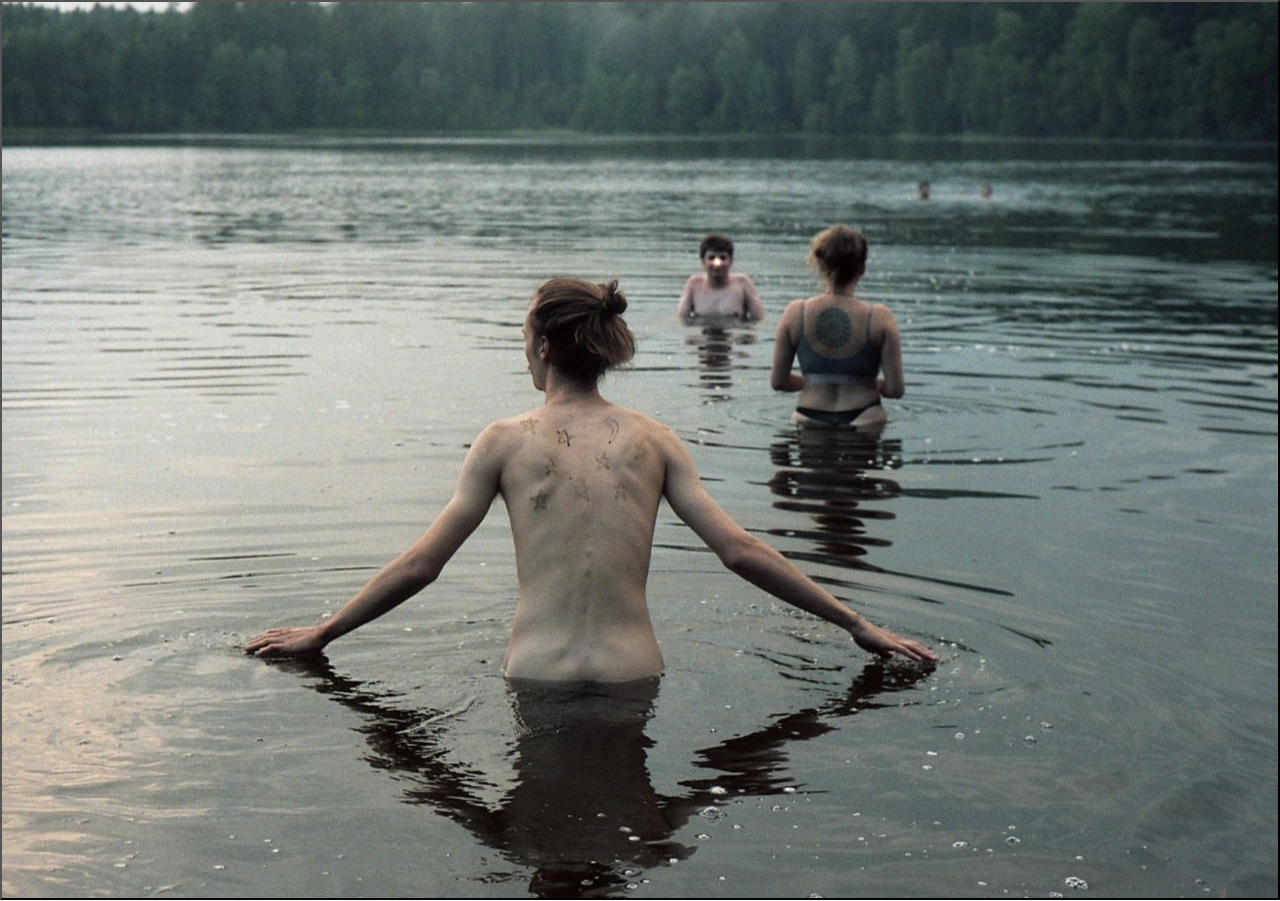
<file: index.html>
<!DOCTYPE html>
<html>
<head>
    <title>karolina gorzeńska</title>
    <meta name="google-site-verification" content="u7Qp5QsmPLROpu87y_rlt68nuewb7Czg6z-ImYM7RHk" />
    <meta name="author" content="karolina gorzenska, sylvanaaaut, aya amanite">
</head>
<style>
body, html {
  height: 100%;
  margin: 0;
}

button {
    height: 100%;
    width: 100%;
}

.bgimg {
  background-image: url("images/main.jpg");
  background-position: center;
  background-repeat: no-repeat;
  background-size: auto;
  height: 100%;
}
</style>

<body>
<button class="bgimg" onclick="location.href='photography/index.html';"></button>
</body>
</html>
</file>
